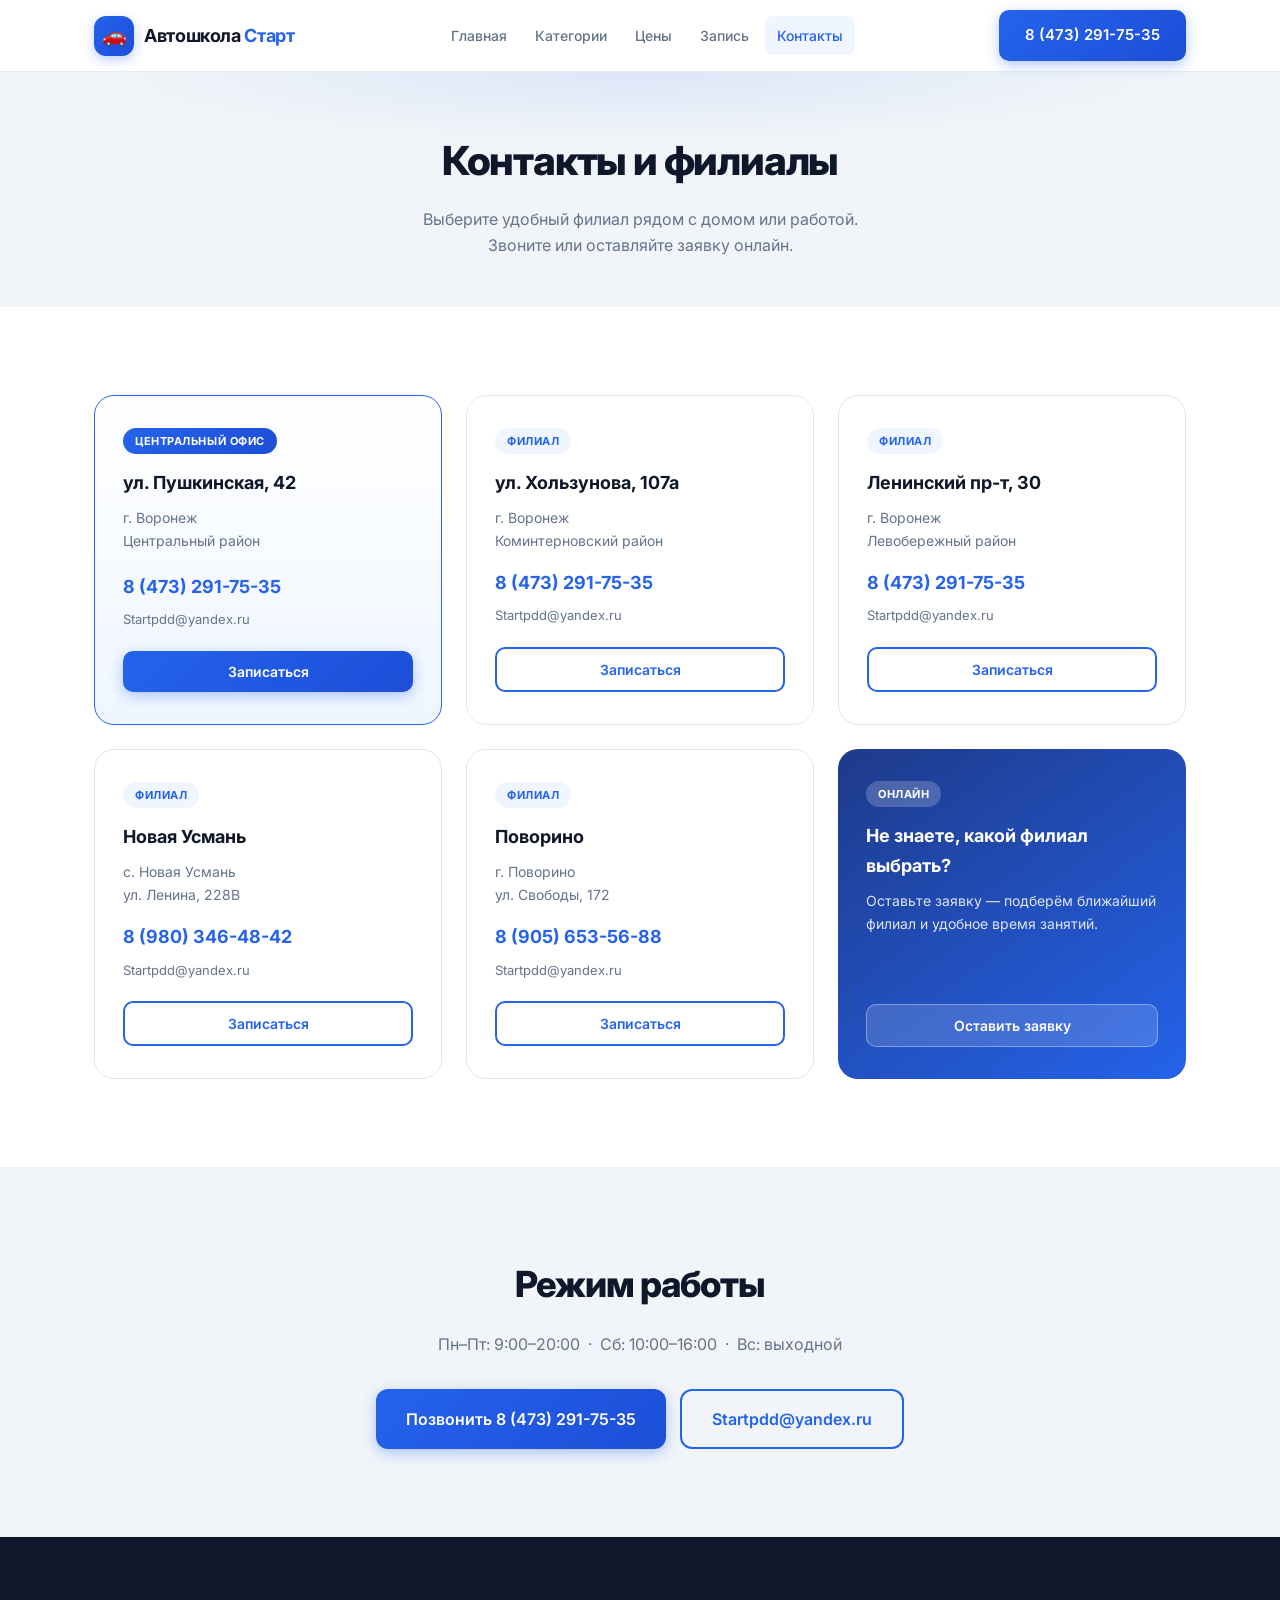
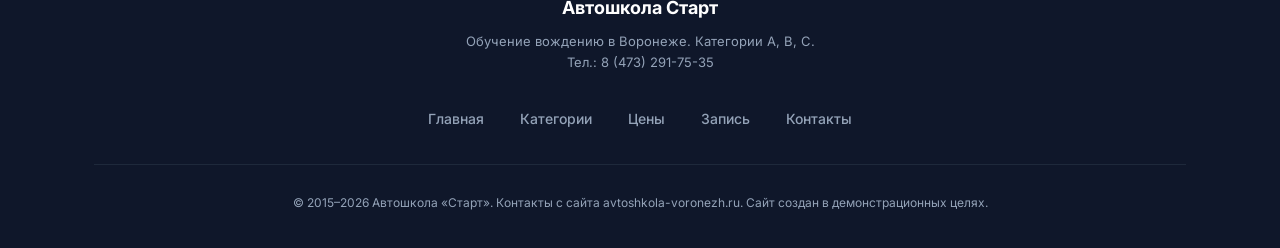
<file: contacts.html>
<!DOCTYPE html>
<html lang="ru">
<head>
  <meta charset="UTF-8">
  <meta name="viewport" content="width=device-width, initial-scale=1.0">
  <title>Контакты и филиалы — Автошкола Старт | Воронеж</title>
  <meta name="description" content="Адреса и телефоны филиалов автошколы Старт в Воронеже, Новой Усмани и Поворино. Запишитесь на обучение.">
  <link rel="stylesheet" href="styles.css">
  <link rel="preconnect" href="https://fonts.googleapis.com">
  <link rel="preconnect" href="https://fonts.gstatic.com" crossorigin>
  <link href="https://fonts.googleapis.com/css2?family=Inter:wght@400;500;600;700;800&display=swap" rel="stylesheet">
</head>
<body>
  <header class="header">
    <div class="container header__inner">
      <a href="index.html" class="logo">
        <span class="logo__icon">🚗</span>
        <span class="logo__text">Автошкола <strong>Старт</strong></span>
      </a>
      <nav class="nav" id="nav">
        <a href="index.html">Главная</a>
        <a href="index.html#categories">Категории</a>
        <a href="index.html#prices">Цены</a>
        <a href="index.html#form">Запись</a>
        <a href="contacts.html" class="active">Контакты</a>
      </nav>
      <a href="tel:+74732917535" class="btn btn--primary header__btn">8 (473) 291-75-35</a>
      <button class="burger" id="burger" aria-label="Меню">
        <span></span><span></span><span></span>
      </button>
    </div>
  </header>

  <section class="page-hero">
    <div class="container">
      <h1>Контакты и филиалы</h1>
      <p>Выберите удобный филиал рядом с домом или работой. Звоните или оставляйте заявку онлайн.</p>
    </div>
  </section>

  <section class="section">
    <div class="container">
      <div class="branch-grid">
        <!-- Central -->
        <article class="branch-card branch-card--main">
          <span class="branch-card__label">Центральный офис</span>
          <h3>ул. Пушкинская, 42</h3>
          <p class="branch-card__addr">г. Воронеж<br>Центральный район</p>
          <a href="tel:+74732917535" class="branch-card__phone">8 (473) 291-75-35</a>
          <a href="mailto:Startpdd@yandex.ru" class="branch-card__email">Startpdd@yandex.ru</a>
          <a href="index.html#form" class="btn btn--primary btn--block btn--sm">Записаться</a>
        </article>

        <!-- Holsunova -->
        <article class="branch-card">
          <span class="branch-card__label">Филиал</span>
          <h3>ул. Хользунова, 107а</h3>
          <p class="branch-card__addr">г. Воронеж<br>Коминтерновский район</p>
          <a href="tel:+74732917535" class="branch-card__phone">8 (473) 291-75-35</a>
          <a href="mailto:Startpdd@yandex.ru" class="branch-card__email">Startpdd@yandex.ru</a>
          <a href="index.html#form" class="btn btn--outline btn--block btn--sm">Записаться</a>
        </article>

        <!-- Leninsky -->
        <article class="branch-card">
          <span class="branch-card__label">Филиал</span>
          <h3>Ленинский пр-т, 30</h3>
          <p class="branch-card__addr">г. Воронеж<br>Левобережный район</p>
          <a href="tel:+74732917535" class="branch-card__phone">8 (473) 291-75-35</a>
          <a href="mailto:Startpdd@yandex.ru" class="branch-card__email">Startpdd@yandex.ru</a>
          <a href="index.html#form" class="btn btn--outline btn--block btn--sm">Записаться</a>
        </article>

        <!-- Novaya Usman -->
        <article class="branch-card">
          <span class="branch-card__label">Филиал</span>
          <h3>Новая Усмань</h3>
          <p class="branch-card__addr">с. Новая Усмань<br>ул. Ленина, 228В</p>
          <a href="tel:+79803464842" class="branch-card__phone">8 (980) 346-48-42</a>
          <a href="mailto:Startpdd@yandex.ru" class="branch-card__email">Startpdd@yandex.ru</a>
          <a href="index.html#form" class="btn btn--outline btn--block btn--sm">Записаться</a>
        </article>

        <!-- Povorino -->
        <article class="branch-card">
          <span class="branch-card__label">Филиал</span>
          <h3>Поворино</h3>
          <p class="branch-card__addr">г. Поворино<br>ул. Свободы, 172</p>
          <a href="tel:+79056535688" class="branch-card__phone">8 (905) 653-56-88</a>
          <a href="mailto:Startpdd@yandex.ru" class="branch-card__email">Startpdd@yandex.ru</a>
          <a href="index.html#form" class="btn btn--outline btn--block btn--sm">Записаться</a>
        </article>

        <!-- CTA card -->
        <article class="branch-card" style="background: linear-gradient(145deg, #1e3a8a, #2563eb); color: #fff; border: none;">
          <span class="branch-card__label" style="background: rgba(255,255,255,0.2); color: #fff;">Онлайн</span>
          <h3 style="color: #fff;">Не знаете, какой филиал выбрать?</h3>
          <p class="branch-card__addr" style="color: rgba(255,255,255,0.85);">Оставьте заявку — подберём ближайший филиал и удобное время занятий.</p>
          <a href="index.html#form" class="btn btn--ghost btn--block btn--sm" style="margin-top: auto;">Оставить заявку</a>
        </article>
      </div>
    </div>
  </section>

  <section class="section section--alt">
    <div class="container" style="text-align: center; max-width: 640px;">
      <h2 class="section__title" style="margin-bottom: 16px;">Режим работы</h2>
      <p style="color: var(--text-muted); margin-bottom: 32px; font-size: 16px;">Пн–Пт: 9:00–20:00 &nbsp;·&nbsp; Сб: 10:00–16:00 &nbsp;·&nbsp; Вс: выходной</p>
      <div style="display: flex; gap: 14px; justify-content: center; flex-wrap: wrap;">
        <a href="tel:+74732917535" class="btn btn--primary btn--lg">Позвонить 8 (473) 291-75-35</a>
        <a href="mailto:Startpdd@yandex.ru" class="btn btn--outline btn--lg">Startpdd@yandex.ru</a>
      </div>
    </div>
  </section>

  <footer class="footer">
    <div class="container footer__inner">
      <div class="footer__brand">
        <span class="logo__text">Автошкола <strong>Старт</strong></span>
        <p>Обучение вождению в Воронеже. Категории A, B, C.<br>Тел.: <a href="tel:+74732917535" style="color:#94a3b8">8 (473) 291-75-35</a></p>
      </div>
      <div class="footer__links">
        <a href="index.html">Главная</a>
        <a href="index.html#categories">Категории</a>
        <a href="index.html#prices">Цены</a>
        <a href="index.html#form">Запись</a>
        <a href="contacts.html">Контакты</a>
      </div>
      <p class="footer__copy">© 2015–2026 Автошкола «Старт». Контакты с сайта avtoshkola-voronezh.ru. Сайт создан в демонстрационных целях.</p>
    </div>
  </footer>

  <script src="script.js"></script>
</body>
</html>
</file>
<file: styles.css>
/* ========== Design system ==========
   Автошкола «Старт» — modern photo UI
   =================================== */
*, *::before, *::after { box-sizing: border-box; margin: 0; padding: 0; }

:root {
  --primary: #1d4ed8;
  --primary-mid: #2563eb;
  --primary-light: #3b82f6;
  --primary-soft: #eff6ff;
  --accent: #f59e0b;
  --accent-soft: #fffbeb;
  --success: #059669;
  --bg: #ffffff;
  --bg-alt: #f1f5f9;
  --bg-dark: #0f172a;
  --text: #0f172a;
  --text-muted: #64748b;
  --border: #e2e8f0;
  --radius: 16px;
  --radius-sm: 10px;
  --shadow: 0 4px 24px rgba(15, 23, 42, 0.06);
  --shadow-md: 0 8px 32px rgba(15, 23, 42, 0.1);
  --shadow-lg: 0 20px 50px rgba(15, 23, 42, 0.12);
  --font: 'Inter', system-ui, -apple-system, sans-serif;
  --header-h: 72px;
}

html { scroll-behavior: smooth; }
body {
  font-family: var(--font);
  color: var(--text);
  background: var(--bg);
  line-height: 1.65;
  -webkit-font-smoothing: antialiased;
}
img { max-width: 100%; display: block; object-fit: cover; }
a { color: inherit; text-decoration: none; }
ul { list-style: none; }

.container {
  width: 100%;
  max-width: 1140px;
  margin: 0 auto;
  padding: 0 24px;
}

/* Buttons */
.btn {
  display: inline-flex;
  align-items: center;
  justify-content: center;
  gap: 8px;
  font-family: inherit;
  font-weight: 600;
  font-size: 15px;
  border: none;
  border-radius: var(--radius-sm);
  cursor: pointer;
  transition: all 0.25s cubic-bezier(0.4, 0, 0.2, 1);
  text-align: center;
  white-space: nowrap;
}
.btn--primary {
  background: linear-gradient(135deg, var(--primary-mid), var(--primary));
  color: #fff;
  padding: 13px 26px;
  box-shadow: 0 4px 14px rgba(37, 99, 235, 0.35);
}
.btn--primary:hover {
  transform: translateY(-2px);
  box-shadow: 0 8px 24px rgba(37, 99, 235, 0.45);
}
.btn--outline {
  background: transparent;
  color: var(--primary-mid);
  border: 2px solid var(--primary-mid);
  padding: 11px 24px;
}
.btn--outline:hover {
  background: var(--primary-mid);
  color: #fff;
  transform: translateY(-2px);
}
.btn--ghost {
  background: rgba(255,255,255,0.15);
  color: #fff;
  border: 1px solid rgba(255,255,255,0.35);
  padding: 11px 24px;
  backdrop-filter: blur(8px);
}
.btn--ghost:hover { background: rgba(255,255,255,0.28); }
.btn--lg { padding: 15px 30px; font-size: 16px; border-radius: 12px; }
.btn--sm { padding: 9px 18px; font-size: 14px; }
.btn--block { width: 100%; }

/* Header */
.header {
  position: sticky;
  top: 0;
  z-index: 100;
  height: var(--header-h);
  background: rgba(255, 255, 255, 0.88);
  backdrop-filter: blur(16px) saturate(180%);
  -webkit-backdrop-filter: blur(16px) saturate(180%);
  border-bottom: 1px solid rgba(226, 232, 240, 0.8);
}
.header__inner {
  display: flex;
  align-items: center;
  justify-content: space-between;
  height: 100%;
  gap: 24px;
}
.logo {
  display: flex;
  align-items: center;
  gap: 10px;
  font-size: 18px;
  font-weight: 700;
  white-space: nowrap;
  letter-spacing: -0.02em;
}
.logo__icon {
  width: 40px;
  height: 40px;
  background: linear-gradient(135deg, var(--primary-mid), var(--primary));
  border-radius: 12px;
  display: flex;
  align-items: center;
  justify-content: center;
  font-size: 20px;
  box-shadow: 0 4px 12px rgba(37, 99, 235, 0.3);
}
.logo strong { color: var(--primary-mid); }
.nav { display: flex; gap: 4px; }
.nav a {
  font-size: 14px;
  font-weight: 500;
  color: var(--text-muted);
  padding: 8px 12px;
  border-radius: 8px;
  transition: all 0.2s;
}
.nav a:hover, .nav a.active {
  color: var(--primary-mid);
  background: var(--primary-soft);
}
.header__btn { flex-shrink: 0; }
.burger {
  display: none;
  flex-direction: column;
  gap: 5px;
  background: none;
  border: none;
  cursor: pointer;
  padding: 6px;
}
.burger span {
  width: 22px;
  height: 2.5px;
  background: var(--text);
  border-radius: 2px;
}

/* ========== Hero with photo ========== */
.hero {
  position: relative;
  padding: 72px 0 88px;
  overflow: hidden;
}
.hero--photo {
  padding: 100px 0 100px;
  min-height: 620px;
  display: flex;
  align-items: center;
}
.hero__bg {
  position: absolute;
  inset: 0;
  z-index: 0;
}
.hero__bg img {
  width: 100%;
  height: 100%;
  object-fit: cover;
}
.hero__overlay {
  position: absolute;
  inset: 0;
  background:
    linear-gradient(105deg, rgba(15, 23, 42, 0.88) 0%, rgba(15, 23, 42, 0.55) 55%, rgba(15, 23, 42, 0.35) 100%);
}
.hero__inner {
  position: relative;
  z-index: 1;
  display: grid;
  grid-template-columns: 1.15fr 0.85fr;
  gap: 48px;
  align-items: center;
}
.hero__content--light .hero__title--light,
.hero__title--light {
  color: #fff !important;
  background: none !important;
  -webkit-text-fill-color: #fff !important;
}
.hero__subtitle--light { color: rgba(255,255,255,0.85) !important; }
.hero__badge--light {
  background: rgba(255,255,255,0.12) !important;
  color: #fff !important;
  border-color: rgba(255,255,255,0.2) !important;
  backdrop-filter: blur(8px);
  box-shadow: none !important;
}
.hero__badge--light::before { background: #34d399 !important; }
.hero__stats--light .stat__num {
  background: none !important;
  -webkit-text-fill-color: #fff !important;
  color: #fff !important;
}
.hero__stats--light .stat__label { color: rgba(255,255,255,0.7) !important; }

.hero__badge {
  display: inline-flex;
  align-items: center;
  gap: 6px;
  background: #fff;
  color: var(--primary-mid);
  font-size: 13px;
  font-weight: 600;
  padding: 7px 14px;
  border-radius: 100px;
  margin-bottom: 20px;
  box-shadow: var(--shadow);
  border: 1px solid var(--border);
}
.hero__badge::before {
  content: '';
  width: 8px;
  height: 8px;
  background: var(--success);
  border-radius: 50%;
  animation: pulse 2s infinite;
}
@keyframes pulse {
  0%, 100% { opacity: 1; }
  50% { opacity: 0.5; }
}
.hero__title {
  font-size: clamp(30px, 4.2vw, 46px);
  font-weight: 800;
  line-height: 1.15;
  margin-bottom: 18px;
  letter-spacing: -0.03em;
}
.hero__subtitle {
  font-size: 17px;
  color: var(--text-muted);
  margin-bottom: 32px;
  max-width: 500px;
  line-height: 1.7;
}
.hero__actions {
  display: flex;
  flex-wrap: wrap;
  gap: 14px;
  margin-bottom: 44px;
}
.hero__stats { display: flex; gap: 40px; }
.stat__num {
  display: block;
  font-size: 30px;
  font-weight: 800;
  letter-spacing: -0.02em;
  background: linear-gradient(135deg, var(--primary-mid), var(--primary));
  -webkit-background-clip: text;
  -webkit-text-fill-color: transparent;
}
.stat__label { font-size: 13px; color: var(--text-muted); font-weight: 500; }

/* Hero card with image */
.hero__card {
  background: #fff;
  border-radius: 20px;
  overflow: hidden;
  box-shadow: var(--shadow-lg);
  border: 1px solid rgba(255,255,255,0.2);
}
.hero__card-img {
  height: 160px;
  overflow: hidden;
}
.hero__card-img img {
  width: 100%;
  height: 100%;
  object-fit: cover;
  transition: transform 0.4s;
}
.hero__card:hover .hero__card-img img { transform: scale(1.05); }
.hero__card-body { padding: 28px 28px 32px; }
.hero__card-body h3 {
  font-size: 20px;
  font-weight: 700;
  margin-bottom: 6px;
}
.hero__card-body > p {
  color: var(--text-muted);
  font-size: 14px;
  margin-bottom: 16px;
}
.hero__list { margin-bottom: 22px; }
.hero__list li {
  font-size: 14px;
  padding: 7px 0;
  display: flex;
  align-items: center;
  gap: 10px;
  border-bottom: 1px solid var(--bg-alt);
}
.hero__list li:last-child { border-bottom: none; }
.hero__list li::before {
  content: '✓';
  width: 22px;
  height: 22px;
  background: var(--primary-soft);
  color: var(--primary-mid);
  border-radius: 50%;
  display: flex;
  align-items: center;
  justify-content: center;
  font-size: 11px;
  font-weight: 700;
  flex-shrink: 0;
}

/* Sections */
.section { padding: 88px 0; }
.section--alt { background: var(--bg-alt); }
.section--form {
  background: linear-gradient(145deg, #1e3a8a 0%, #1d4ed8 50%, #2563eb 100%);
  color: #fff;
  position: relative;
  overflow: hidden;
}
.section__title {
  font-size: clamp(26px, 3.2vw, 36px);
  font-weight: 800;
  text-align: center;
  margin-bottom: 12px;
  letter-spacing: -0.03em;
}
.section__subtitle {
  text-align: center;
  color: var(--text-muted);
  max-width: 540px;
  margin: 0 auto 52px;
  font-size: 16px;
  line-height: 1.7;
}

/* Photo category cards */
.cards {
  display: grid;
  grid-template-columns: repeat(4, 1fr);
  gap: 20px;
}
.card--photo {
  background: #fff;
  border: 1px solid var(--border);
  border-radius: var(--radius);
  overflow: hidden;
  padding: 0;
  text-align: left;
  transition: all 0.3s;
  position: relative;
}
.card--photo:hover {
  transform: translateY(-6px);
  box-shadow: var(--shadow-md);
  border-color: transparent;
}
.card--photo.card--featured {
  border-color: var(--primary-mid);
  box-shadow: 0 0 0 2px var(--primary-mid), var(--shadow);
}
.card__img {
  height: 160px;
  overflow: hidden;
}
.card__img img {
  width: 100%;
  height: 100%;
  object-fit: cover;
  transition: transform 0.4s;
}
.card--photo:hover .card__img img { transform: scale(1.08); }
.card__body { padding: 20px 20px 24px; }
.card__body h3 {
  font-size: 17px;
  font-weight: 700;
  margin-bottom: 6px;
}
.card__body p {
  font-size: 13.5px;
  color: var(--text-muted);
  margin-bottom: 10px;
  line-height: 1.45;
}
.card__price {
  font-size: 13px !important;
  margin-bottom: 14px !important;
  color: var(--text) !important;
}
.card__price strong {
  font-size: 22px;
  font-weight: 800;
  color: var(--primary-mid);
}
.card__badge {
  position: absolute;
  top: 12px;
  left: 12px;
  z-index: 2;
  background: linear-gradient(135deg, var(--primary-mid), var(--primary));
  color: #fff;
  font-size: 11px;
  font-weight: 700;
  padding: 5px 12px;
  border-radius: 100px;
  text-transform: uppercase;
  letter-spacing: 0.03em;
}

/* About split */
.about-split {
  display: grid;
  grid-template-columns: 1fr 1.1fr;
  gap: 48px;
  align-items: center;
}
.about-split__img {
  position: relative;
  border-radius: 20px;
  overflow: hidden;
  box-shadow: var(--shadow-lg);
  aspect-ratio: 4/5;
}
.about-split__img img {
  width: 100%;
  height: 100%;
  object-fit: cover;
}
.about-split__badge {
  position: absolute;
  bottom: 24px;
  left: 24px;
  background: #fff;
  border-radius: 16px;
  padding: 16px 22px;
  box-shadow: var(--shadow-md);
  text-align: center;
}
.about-split__badge span {
  display: block;
  font-size: 28px;
  font-weight: 800;
  color: var(--primary-mid);
  line-height: 1.1;
}
.about-split__badge small {
  font-size: 12px;
  color: var(--text-muted);
  font-weight: 500;
}
.features--compact {
  display: grid;
  grid-template-columns: 1fr 1fr;
  gap: 16px;
}
.features--compact .feature {
  padding: 20px;
}
.features--compact .feature__num {
  margin-bottom: 10px;
}
.features--compact .feature h3 { font-size: 15px; }
.features--compact .feature p { font-size: 13px; }

.feature {
  background: #fff;
  padding: 32px 28px;
  border-radius: var(--radius);
  border: 1px solid var(--border);
  transition: all 0.25s;
}
.feature:hover {
  box-shadow: var(--shadow);
  transform: translateY(-3px);
}
.feature__num {
  display: inline-flex;
  align-items: center;
  justify-content: center;
  width: 36px;
  height: 36px;
  background: var(--primary-soft);
  color: var(--primary-mid);
  font-size: 13px;
  font-weight: 800;
  border-radius: 10px;
  margin-bottom: 16px;
}
.feature h3 { font-size: 17px; font-weight: 700; margin-bottom: 8px; }
.feature p { font-size: 14px; color: var(--text-muted); line-height: 1.6; }

/* Steps */
.steps {
  display: grid;
  grid-template-columns: repeat(4, 1fr);
  gap: 20px;
}
.step {
  text-align: center;
  padding: 28px 16px;
  background: #fff;
  border-radius: var(--radius);
  border: 1px solid var(--border);
  transition: all 0.25s;
}
.step:hover {
  box-shadow: var(--shadow);
  transform: translateY(-3px);
}
.step__num {
  width: 52px;
  height: 52px;
  background: linear-gradient(135deg, var(--primary-mid), var(--primary));
  color: #fff;
  font-weight: 800;
  font-size: 18px;
  border-radius: 50%;
  display: flex;
  align-items: center;
  justify-content: center;
  margin: 0 auto 18px;
  box-shadow: 0 4px 14px rgba(37, 99, 235, 0.3);
}
.step h3 { font-size: 16px; font-weight: 700; margin-bottom: 8px; }
.step p { font-size: 13.5px; color: var(--text-muted); line-height: 1.55; }

/* Gallery / Fleet */
.gallery {
  display: grid;
  grid-template-columns: 1.4fr 1fr 1fr;
  grid-template-rows: 240px 240px;
  gap: 16px;
}
.gallery__item {
  position: relative;
  border-radius: 16px;
  overflow: hidden;
  box-shadow: var(--shadow);
}
.gallery__item--large {
  grid-row: 1 / 3;
}
.gallery__item img {
  width: 100%;
  height: 100%;
  object-fit: cover;
  transition: transform 0.5s;
}
.gallery__item:hover img { transform: scale(1.06); }
.gallery__caption {
  position: absolute;
  bottom: 0;
  left: 0;
  right: 0;
  padding: 40px 18px 16px;
  background: linear-gradient(transparent, rgba(15, 23, 42, 0.75));
  color: #fff;
  font-size: 14px;
  font-weight: 600;
}

/* Pricing */
.pricing {
  display: grid;
  grid-template-columns: repeat(3, 1fr);
  gap: 24px;
  margin-bottom: 36px;
  align-items: start;
}
.price-card {
  background: #fff;
  border: 1px solid var(--border);
  border-radius: 20px;
  padding: 36px 28px;
  text-align: center;
  position: relative;
  transition: all 0.3s;
}
.price-card:hover {
  transform: translateY(-4px);
  box-shadow: var(--shadow-md);
}
.price-card--popular {
  border: 2px solid var(--primary-mid);
  box-shadow: var(--shadow-lg);
  transform: scale(1.04);
  background: linear-gradient(180deg, #fff 0%, var(--primary-soft) 100%);
}
.price-card--popular:hover { transform: scale(1.04) translateY(-4px); }
.price-card__badge {
  position: absolute;
  top: -13px;
  left: 50%;
  transform: translateX(-50%);
  background: linear-gradient(135deg, var(--accent), #d97706);
  color: #fff;
  font-size: 11px;
  font-weight: 700;
  padding: 5px 16px;
  border-radius: 100px;
  text-transform: uppercase;
  box-shadow: 0 4px 12px rgba(245, 158, 11, 0.4);
}
.price-card h3 { font-size: 18px; font-weight: 700; margin-bottom: 10px; }
.price-card__amount {
  font-size: 36px;
  font-weight: 800;
  letter-spacing: -0.03em;
  background: linear-gradient(135deg, var(--primary-mid), var(--primary));
  -webkit-background-clip: text;
  -webkit-text-fill-color: transparent;
  margin-bottom: 24px;
}
.price-card ul { text-align: left; margin-bottom: 28px; }
.price-card li {
  font-size: 14px;
  padding: 10px 0;
  border-bottom: 1px solid var(--bg-alt);
  color: var(--text-muted);
  display: flex;
  align-items: center;
  gap: 10px;
}
.price-card li::before {
  content: '✓';
  color: var(--success);
  font-weight: 700;
  flex-shrink: 0;
}
.price-card li:last-child { border-bottom: none; }
.prices-note {
  text-align: center;
  font-size: 14px;
  color: var(--text-muted);
}

/* Reviews with avatars */
.reviews {
  display: grid;
  grid-template-columns: repeat(3, 1fr);
  gap: 24px;
}
.review {
  background: #fff;
  border-radius: var(--radius);
  padding: 28px;
  border: 1px solid var(--border);
  transition: all 0.25s;
}
.review:hover {
  box-shadow: var(--shadow);
  transform: translateY(-3px);
}
.review__header {
  display: flex;
  align-items: center;
  gap: 14px;
  margin-bottom: 16px;
}
.review__avatar {
  width: 48px;
  height: 48px;
  border-radius: 50%;
  object-fit: cover;
  flex-shrink: 0;
}
.review__header cite {
  font-size: 15px;
  font-style: normal;
  font-weight: 700;
  display: block;
}
.review__stars {
  color: var(--accent);
  font-size: 13px;
  letter-spacing: 1px;
  margin-top: 2px;
}
.review p {
  font-size: 14.5px;
  line-height: 1.65;
  color: var(--text);
  margin: 0;
}

/* Form */
.form-block {
  display: grid;
  grid-template-columns: 1fr 1fr;
  gap: 56px;
  align-items: start;
  position: relative;
  z-index: 1;
}
.form-block__info h2 {
  font-size: 30px;
  font-weight: 800;
  margin-bottom: 14px;
}
.form-block__info > p {
  opacity: 0.9;
  margin-bottom: 28px;
  font-size: 15.5px;
}
.form-block__list li { font-size: 15px; padding: 8px 0; }
.form {
  background: #fff;
  color: var(--text);
  border-radius: 20px;
  padding: 36px 32px;
  box-shadow: var(--shadow-lg);
}
.form__group { margin-bottom: 18px; }
.form__group label {
  display: block;
  font-size: 13px;
  font-weight: 600;
  margin-bottom: 7px;
}
.form__group input,
.form__group select,
.form__group textarea {
  width: 100%;
  padding: 13px 16px;
  border: 1.5px solid var(--border);
  border-radius: var(--radius-sm);
  font-family: inherit;
  font-size: 15px;
  transition: all 0.2s;
}
.form__group input:focus,
.form__group select:focus,
.form__group textarea:focus {
  outline: none;
  border-color: var(--primary-mid);
  box-shadow: 0 0 0 4px rgba(37, 99, 235, 0.12);
}
.form__note {
  font-size: 12px;
  color: var(--text-muted);
  text-align: center;
  margin-top: 14px;
}

/* Contacts */
.contacts {
  display: grid;
  grid-template-columns: repeat(4, 1fr);
  gap: 20px;
  text-align: center;
}
.contact-item {
  background: #fff;
  padding: 28px 20px;
  border-radius: var(--radius);
  border: 1px solid var(--border);
  transition: all 0.25s;
}
.contact-item:hover {
  box-shadow: var(--shadow);
  transform: translateY(-2px);
}
.contact-item h3 {
  font-size: 12px;
  color: var(--text-muted);
  margin-bottom: 10px;
  font-weight: 600;
  text-transform: uppercase;
  letter-spacing: 0.06em;
}
.contact-item p, .contact-item a {
  font-size: 15px;
  font-weight: 600;
  line-height: 1.5;
}
.contact-item a:hover { color: var(--primary-mid); }

/* Branch cards */
.page-hero {
  padding: 56px 0 48px;
  background:
    radial-gradient(ellipse 70% 50% at 50% 0%, rgba(37, 99, 235, 0.1) 0%, transparent 60%),
    var(--bg-alt);
  text-align: center;
}
.page-hero h1 {
  font-size: clamp(28px, 3.5vw, 40px);
  font-weight: 800;
  letter-spacing: -0.03em;
  margin-bottom: 12px;
}
.page-hero p {
  color: var(--text-muted);
  font-size: 16px;
  max-width: 480px;
  margin: 0 auto;
}
.branch-grid {
  display: grid;
  grid-template-columns: repeat(3, 1fr);
  gap: 24px;
}
.branch-card {
  background: #fff;
  border-radius: 20px;
  border: 1px solid var(--border);
  padding: 32px 28px;
  transition: all 0.3s;
  display: flex;
  flex-direction: column;
}
.branch-card:hover {
  box-shadow: var(--shadow-md);
  transform: translateY(-4px);
}
.branch-card--main {
  border-color: var(--primary-mid);
  background: linear-gradient(180deg, #fff 0%, var(--primary-soft) 100%);
}
.branch-card__label {
  display: inline-block;
  font-size: 11px;
  font-weight: 700;
  text-transform: uppercase;
  letter-spacing: 0.05em;
  color: var(--primary-mid);
  background: var(--primary-soft);
  padding: 4px 12px;
  border-radius: 100px;
  margin-bottom: 14px;
  width: fit-content;
}
.branch-card--main .branch-card__label {
  background: linear-gradient(135deg, var(--primary-mid), var(--primary));
  color: #fff;
}
.branch-card h3 { font-size: 18px; font-weight: 700; margin-bottom: 8px; }
.branch-card__addr {
  font-size: 14px;
  color: var(--text-muted);
  margin-bottom: 16px;
  flex-grow: 1;
}
.branch-card__phone {
  font-size: 18px;
  font-weight: 700;
  color: var(--primary-mid);
  margin-bottom: 8px;
  display: block;
}
.branch-card__email {
  font-size: 13px;
  color: var(--text-muted);
  margin-bottom: 20px;
}

/* Footer */
.footer {
  background: var(--bg-dark);
  color: #94a3b8;
  padding: 56px 0 36px;
}
.footer__inner {
  display: flex;
  flex-direction: column;
  gap: 28px;
  align-items: center;
  text-align: center;
}
.footer__brand .logo__text {
  color: #fff;
  font-size: 18px;
  font-weight: 700;
}
.footer__brand p { font-size: 13px; margin-top: 8px; line-height: 1.6; }
.footer__links {
  display: flex;
  gap: 8px;
  flex-wrap: wrap;
  justify-content: center;
}
.footer__links a {
  font-size: 14px;
  font-weight: 500;
  padding: 6px 14px;
  border-radius: 8px;
  transition: all 0.2s;
}
.footer__links a:hover {
  color: #fff;
  background: rgba(255,255,255,0.08);
}
.footer__copy {
  font-size: 12px;
  border-top: 1px solid #1e293b;
  padding-top: 28px;
  width: 100%;
  line-height: 1.6;
}

/* Toast */
.toast {
  position: fixed;
  bottom: 28px;
  left: 50%;
  transform: translateX(-50%) translateY(120px);
  background: var(--success);
  color: #fff;
  padding: 14px 28px;
  border-radius: 12px;
  font-weight: 600;
  font-size: 15px;
  box-shadow: 0 8px 30px rgba(5, 150, 105, 0.4);
  opacity: 0;
  transition: all 0.35s;
  z-index: 200;
  pointer-events: none;
}
.toast.show {
  transform: translateX(-50%) translateY(0);
  opacity: 1;
}

/* Responsive */
@media (max-width: 1024px) {
  .cards { grid-template-columns: repeat(2, 1fr); }
  .gallery {
    grid-template-columns: 1fr 1fr;
    grid-template-rows: 200px 200px 200px;
  }
  .gallery__item--large { grid-row: auto; grid-column: 1 / -1; height: 280px; }
  .branch-grid { grid-template-columns: repeat(2, 1fr); }
}
@media (max-width: 960px) {
  .hero__inner { grid-template-columns: 1fr; gap: 36px; }
  .hero--photo { min-height: auto; padding: 80px 0 60px; }
  .hero__card { max-width: 420px; }
  .about-split { grid-template-columns: 1fr; gap: 32px; }
  .about-split__img { aspect-ratio: 16/10; max-height: 360px; }
  .features--compact { grid-template-columns: 1fr 1fr; }
  .steps { grid-template-columns: repeat(2, 1fr); }
  .pricing { grid-template-columns: 1fr; max-width: 380px; margin-left: auto; margin-right: auto; }
  .price-card--popular { transform: none; }
  .price-card--popular:hover { transform: translateY(-4px); }
  .reviews { grid-template-columns: 1fr; max-width: 480px; margin: 0 auto; }
  .form-block { grid-template-columns: 1fr; gap: 36px; }
  .contacts { grid-template-columns: repeat(2, 1fr); }
}
@media (max-width: 640px) {
  .nav {
    display: none;
    position: absolute;
    top: var(--header-h);
    left: 0; right: 0;
    background: rgba(255,255,255,0.98);
    backdrop-filter: blur(12px);
    flex-direction: column;
    padding: 16px 20px 24px;
    border-bottom: 1px solid var(--border);
    gap: 4px;
    box-shadow: var(--shadow-md);
  }
  .nav.open { display: flex; }
  .burger { display: flex; }
  .header__btn { display: none; }
  .cards { grid-template-columns: 1fr; }
  .features--compact { grid-template-columns: 1fr; }
  .steps { grid-template-columns: 1fr; }
  .gallery {
    grid-template-columns: 1fr;
    grid-template-rows: none;
  }
  .gallery__item, .gallery__item--large {
    height: 220px;
    grid-column: auto;
    grid-row: auto;
  }
  .branch-grid { grid-template-columns: 1fr; }
  .hero__stats { gap: 24px; flex-wrap: wrap; }
  .contacts { grid-template-columns: 1fr; }
  .section { padding: 64px 0; }
  .container { padding: 0 18px; }
}
</file>
